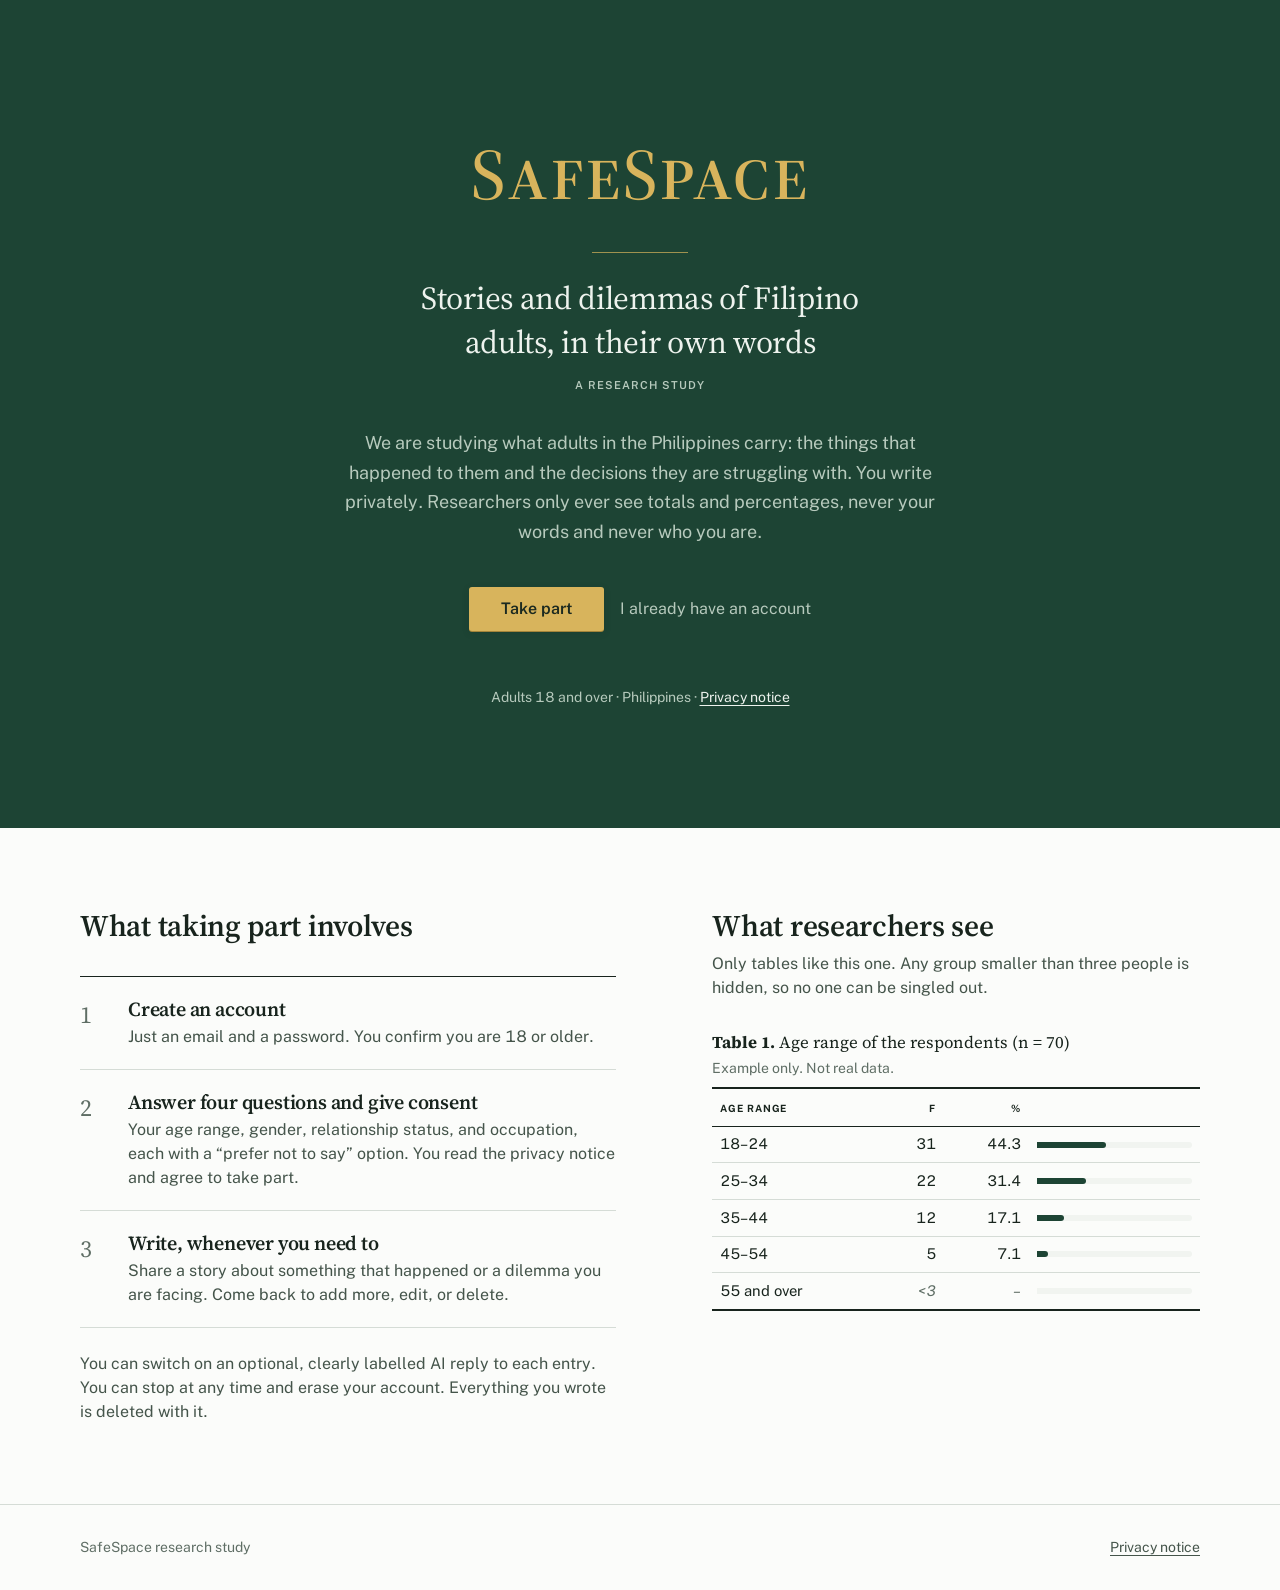
<file: index.html>
<!DOCTYPE html>
<html lang="en">
<head>
  <meta charset="utf-8">
  <meta name="viewport" content="width=device-width, initial-scale=1">
  <meta name="theme-color" content="#1d4434">
  <meta name="robots" content="noindex, nofollow">
  <meta name="description" content="A research study collecting the stories and dilemmas of Filipino adults, in their own words.">
  <title>SafeSpace</title>
  <link rel="preconnect" href="https://fonts.googleapis.com">
  <link rel="preconnect" href="https://fonts.gstatic.com" crossorigin>
  <link rel="stylesheet" href="https://fonts.googleapis.com/css2?family=Public+Sans:wght@400;600;700&family=Source+Serif+4:opsz,wght@8..60,400;8..60,600;8..60,700&display=swap">
  <link rel="stylesheet" href="css/style.css">
</head>
<body>
  <section class="cover on-cloth">
    <div class="cover-inner">
      <p id="erased" class="cover-status" role="status" hidden>Your account and everything you wrote have been erased.</p>
      <span class="wordmark wordmark-large">SafeSpace</span>
      <span class="foil-rule" aria-hidden="true"></span>
      <h1>Stories and dilemmas of Filipino adults, in their own words</h1>
      <p class="smallcaps mt-1" style="color: var(--cloth-ink-2)">A research study</p>
      <p class="lede">
        We are studying what adults in the Philippines carry: the things that happened to them and the decisions they
        are struggling with. You write privately. Researchers only ever see totals and percentages, never your words and
        never who you are.
      </p>
      <div class="cta">
        <a href="register.html" class="btn btn-foil">Take part</a>
        <a href="login.html">I already have an account</a>
      </div>
      <p class="fine">Adults 18 and over · Philippines · <a href="privacy.html">Privacy notice</a></p>
    </div>
  </section>

  <main class="landing-grid">
    <section aria-labelledby="involves">
      <h2 id="involves">What taking part involves</h2>
      <ol class="steps">
        <li>
          <span class="num-big">1</span>
          <div>
            <h3>Create an account</h3>
            <p>Just an email and a password. You confirm you are 18 or older.</p>
          </div>
        </li>
        <li>
          <span class="num-big">2</span>
          <div>
            <h3>Answer four questions and give consent</h3>
            <p>Your age range, gender, relationship status, and occupation, each with a “prefer not to say” option. You read the privacy notice and agree to take part.</p>
          </div>
        </li>
        <li>
          <span class="num-big">3</span>
          <div>
            <h3>Write, whenever you need to</h3>
            <p>Share a story about something that happened or a dilemma you are facing. Come back to add more, edit, or delete.</p>
          </div>
        </li>
      </ol>
      <p class="muted mt-3" style="max-width: 56ch">
        You can switch on an optional, clearly labelled AI reply to each entry. You can stop at any time and erase your
        account. Everything you wrote is deleted with it.
      </p>
    </section>

    <section aria-labelledby="researchers-see">
      <h2 id="researchers-see">What researchers see</h2>
      <p class="muted mt-1" style="max-width: 52ch">
        Only tables like this one. Any group smaller than three people is hidden, so no one can be singled out.
      </p>
      <table class="thesis-table mt-4">
        <caption>
          <b>Table 1.</b> Age range of the respondents (n = 70)
          <span class="example">Example only. Not real data.</span>
        </caption>
        <thead>
          <tr>
            <th scope="col">Age range</th>
            <th scope="col" class="num">f</th>
            <th scope="col" class="num">%</th>
            <th scope="col" style="width: 35%"><span class="sr-only">Share</span></th>
          </tr>
        </thead>
        <tbody>
          <tr><th scope="row">18–24</th><td class="num">31</td><td class="num">44.3</td><td><span class="bar-track"><span class="bar-fill" style="width: 44.3%"></span></span></td></tr>
          <tr><th scope="row">25–34</th><td class="num">22</td><td class="num">31.4</td><td><span class="bar-track"><span class="bar-fill" style="width: 31.4%"></span></span></td></tr>
          <tr><th scope="row">35–44</th><td class="num">12</td><td class="num">17.1</td><td><span class="bar-track"><span class="bar-fill" style="width: 17.1%"></span></span></td></tr>
          <tr><th scope="row">45–54</th><td class="num">5</td><td class="num">7.1</td><td><span class="bar-track"><span class="bar-fill" style="width: 7.1%"></span></span></td></tr>
          <tr><th scope="row">55 and over</th><td class="num"><span class="suppressed">&lt;3</span></td><td class="num"><span class="suppressed">–</span></td><td><span class="bar-track"></span></td></tr>
        </tbody>
      </table>
    </section>
  </main>

  <footer class="site-footer">
    <div>
      <span>SafeSpace research study</span>
      <a href="privacy.html">Privacy notice</a>
    </div>
  </footer>

  <script src="js/config.js"></script>
  <script src="js/options.js"></script>
  <script src="js/store.js"></script>
  <script src="js/ui.js"></script>
  <script>
    var user = Store.currentUser();
    if (user) UI.go(UI.homeFor(user));
    if (UI.param("erased")) document.getElementById("erased").hidden = false;
  </script>
</body>
</html>
</file>
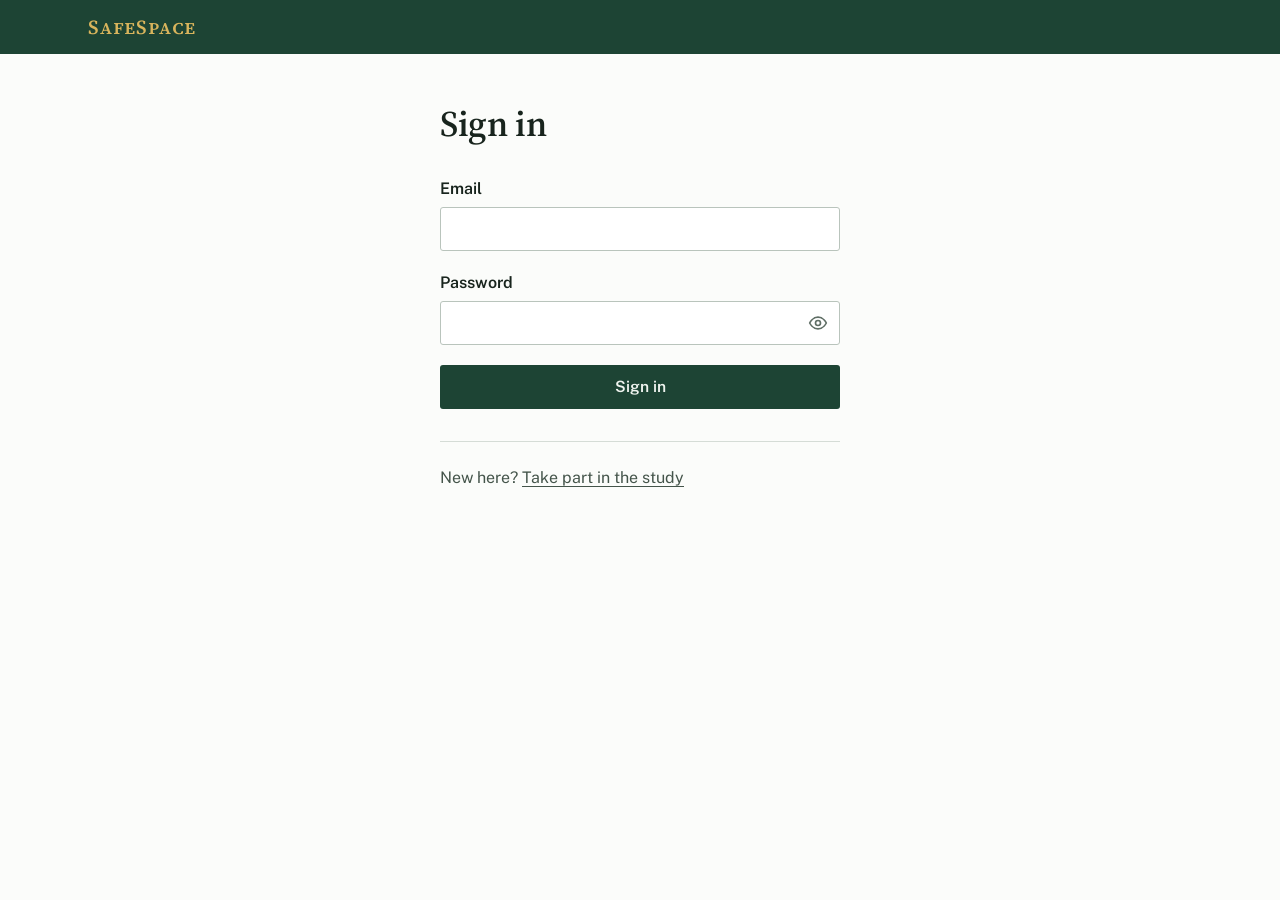
<file: login.html>
<!DOCTYPE html>
<html lang="en">
<head>
  <meta charset="utf-8">
  <meta name="viewport" content="width=device-width, initial-scale=1">
  <meta name="theme-color" content="#1d4434">
  <meta name="robots" content="noindex, nofollow">
  <title>Sign in · SafeSpace</title>
  <link rel="preconnect" href="https://fonts.googleapis.com">
  <link rel="preconnect" href="https://fonts.gstatic.com" crossorigin>
  <link rel="stylesheet" href="https://fonts.googleapis.com/css2?family=Public+Sans:wght@400;600;700&family=Source+Serif+4:opsz,wght@8..60,400;8..60,600;8..60,700&display=swap">
  <link rel="stylesheet" href="css/style.css">
</head>
<body>
  <header id="site-header" class="site-header on-cloth"></header>

  <main class="page auth">
    <h1>Sign in</h1>

    <form id="login-form" class="stack-sm mt-4" novalidate>
      <div id="form-message"></div>
      <div>
        <label class="field-label" for="email">Email</label>
        <input class="input" id="email" name="email" type="email" autocomplete="email" required>
        <p class="field-error" id="email-error"></p>
      </div>
      <div>
        <label class="field-label" for="password">Password</label>
        <input class="input" id="password" name="password" type="password" autocomplete="current-password" required>
        <p class="field-error" id="password-error"></p>
      </div>
      <button type="submit" class="btn btn-cloth full">Sign in</button>
    </form>

    <p class="footer-note">New here? <a href="register.html">Take part in the study</a></p>
  </main>

  <script src="js/config.js"></script>
  <script src="js/options.js"></script>
  <script src="js/store.js"></script>
  <script src="js/ui.js"></script>
  <script src="js/pages/login.js"></script>
</body>
</html>
</file>
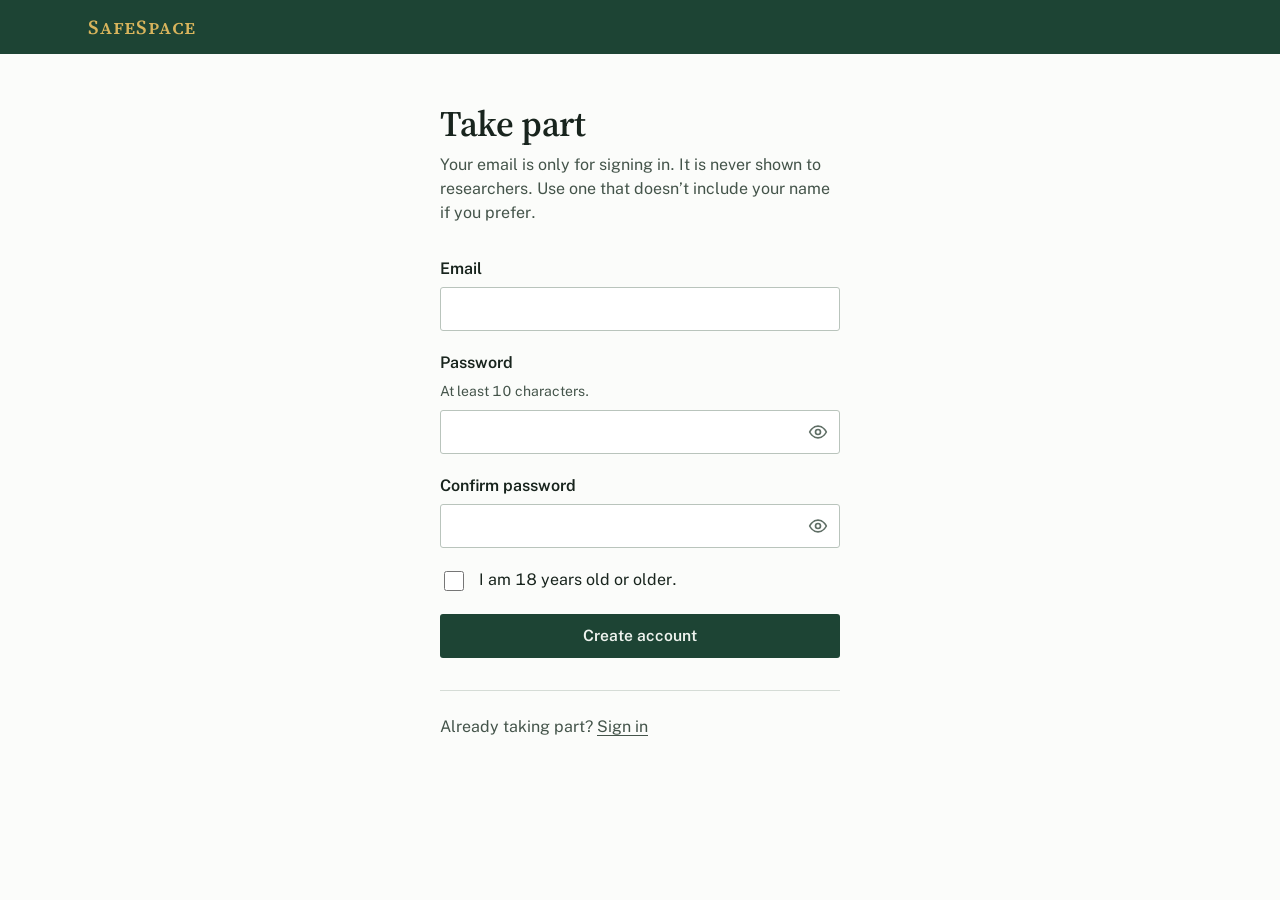
<file: register.html>
<!DOCTYPE html>
<html lang="en">
<head>
  <meta charset="utf-8">
  <meta name="viewport" content="width=device-width, initial-scale=1">
  <meta name="theme-color" content="#1d4434">
  <meta name="robots" content="noindex, nofollow">
  <title>Take part · SafeSpace</title>
  <link rel="preconnect" href="https://fonts.googleapis.com">
  <link rel="preconnect" href="https://fonts.gstatic.com" crossorigin>
  <link rel="stylesheet" href="https://fonts.googleapis.com/css2?family=Public+Sans:wght@400;600;700&family=Source+Serif+4:opsz,wght@8..60,400;8..60,600;8..60,700&display=swap">
  <link rel="stylesheet" href="css/style.css">
</head>
<body>
  <header id="site-header" class="site-header on-cloth"></header>

  <main class="page auth">
    <h1>Take part</h1>
    <p class="muted mt-1">
      Your email is only for signing in. It is never shown to researchers. Use one that doesn’t include your name if you
      prefer.
    </p>

    <form id="register-form" class="stack-sm mt-4" novalidate>
      <div id="form-message"></div>
      <div>
        <label class="field-label" for="email">Email</label>
        <input class="input" id="email" name="email" type="email" autocomplete="email" required>
        <p class="field-error" id="email-error"></p>
      </div>
      <div>
        <label class="field-label" for="password">Password</label>
        <p class="hint" id="password-hint">At least 10 characters.</p>
        <input class="input" id="password" name="password" type="password" autocomplete="new-password" aria-describedby="password-hint" required>
        <p class="field-error" id="password-error"></p>
      </div>
      <div>
        <label class="field-label" for="confirmPassword">Confirm password</label>
        <input class="input" id="confirmPassword" name="confirmPassword" type="password" autocomplete="new-password" required>
        <p class="field-error" id="confirmPassword-error"></p>
      </div>
      <div>
        <label class="check">
          <input type="checkbox" name="adult" required>
          <span>I am 18 years old or older.</span>
        </label>
        <p class="field-error" id="adult-error"></p>
      </div>
      <button type="submit" class="btn btn-cloth full">Create account</button>
    </form>

    <p class="footer-note">Already taking part? <a href="login.html">Sign in</a></p>
  </main>

  <script src="js/config.js"></script>
  <script src="js/options.js"></script>
  <script src="js/store.js"></script>
  <script src="js/ui.js"></script>
  <script src="js/pages/register.js"></script>
</body>
</html>
</file>
<file: css/style.css>
/* SafeSpace: a green bookcloth shell around a white working page. */

:root {
  --sans: "Public Sans", ui-sans-serif, system-ui, sans-serif;
  --serif: "Source Serif 4", ui-serif, Georgia, serif;

  /* Bookcloth shell */
  --cloth: #1d4434;
  --cloth-deep: #143126;
  --cloth-ink: #eef3ee;
  --cloth-ink-2: #b7cabd;
  --foil: #d8b45c;
  --foil-bright: #e8c873;
  --foil-ink: #1c2a20;

  /* Working sheet */
  --sheet: #fbfcfa;
  --sheet-2: #f1f4f0;
  --ink: #18241d;
  --ink-2: #44544a;
  --ink-3: #5f6e65;
  --rule: #d5dcd6;

  /* Errors and destructive actions */
  --maroon: #7d2232;
  --maroon-wash: #f7ecee;
}

/* ---------- Base ---------- */

* { box-sizing: border-box; }

html { color-scheme: light; -webkit-text-size-adjust: 100%; }

body {
  margin: 0;
  min-height: 100vh;
  background: var(--sheet);
  color: var(--ink);
  font-family: var(--sans);
  font-size: 1rem;
  line-height: 1.5;
  font-feature-settings: "tnum" 1, "lnum" 1;
  -webkit-font-smoothing: antialiased;
  caret-color: var(--cloth);
}

h1, h2, h3 {
  font-family: var(--serif);
  font-weight: 600;
  letter-spacing: -0.01em;
  text-wrap: balance;
  margin: 0;
  line-height: 1.2;
}
h1 { font-size: 1.875rem; }
h2 { font-size: 1.5rem; }
h3 { font-size: 1.25rem; }
p { margin: 0; text-wrap: pretty; }
ul, ol { margin: 0; padding: 0; list-style: none; }

a {
  color: inherit;
  text-decoration-line: underline;
  text-underline-offset: 0.2em;
  text-decoration-thickness: 1px;
}
.plain-link { text-decoration: none; }

::selection { background: #d9e7dc; color: var(--ink); }

:focus-visible { outline: 2px solid var(--cloth); outline-offset: 2px; border-radius: 2px; }
.on-cloth :focus-visible { outline-color: var(--foil); }

button { font: inherit; }

.sr-only {
  position: absolute; width: 1px; height: 1px; padding: 0; margin: -1px;
  overflow: hidden; clip: rect(0, 0, 0, 0); white-space: nowrap; border: 0;
}

/* ---------- Text helpers ---------- */

.muted { color: var(--ink-2); }
.faint { color: var(--ink-3); }
.small { font-size: 0.875rem; }
.serif { font-family: var(--serif); }
.measure { max-width: 62ch; }
.smallcaps { font-variant-caps: all-small-caps; letter-spacing: 0.06em; font-weight: 600; }

/* Vertical spacing between children */
.stack-sm > * + * { margin-top: 1.25rem; }
.stack > * + * { margin-top: 1.75rem; }
.stack-lg > * + * { margin-top: 2.25rem; }
.stack-xl > * + * { margin-top: 3.5rem; }
.mt-1 { margin-top: 0.5rem; }
.mt-2 { margin-top: 1rem; }
.mt-3 { margin-top: 1.5rem; }
.mt-4 { margin-top: 2rem; }

/* ---------- Header ---------- */

.site-header { background: var(--cloth); color: var(--cloth-ink); }
.header-inner {
  max-width: 72rem;
  margin: 0 auto;
  padding: 0.75rem 1rem;
  display: flex;
  flex-wrap: wrap;
  align-items: center;
  gap: 0.5rem 2rem;
}
.wordmark {
  font-family: var(--serif);
  font-weight: 600;
  font-size: 1.25rem;
  color: var(--foil);
  font-variant-caps: small-caps;
  letter-spacing: 0.04em;
}
.wordmark-large { font-size: 3rem; letter-spacing: 0.02em; }
.nav { display: flex; flex: 1; flex-wrap: wrap; gap: 0.25rem 1.25rem; font-size: 0.95rem; }
.nav a { color: var(--cloth-ink-2); text-decoration: none; }
.nav a:hover, .nav a[aria-current="page"] { color: var(--cloth-ink); text-decoration: underline; }
.sign-out {
  margin-left: auto;
  background: none;
  border: 0;
  padding: 0;
  cursor: pointer;
  font-size: 0.95rem;
  color: var(--cloth-ink-2);
}
.sign-out:hover { color: var(--cloth-ink); text-decoration: underline; }

/* ---------- Page ---------- */

.page { max-width: 48rem; margin: 0 auto; padding: 2.5rem 1rem 6rem; }
.page.wide { max-width: 72rem; }
.page.auth { max-width: 28rem; padding-top: 3rem; }
.page-head {
  display: flex;
  flex-wrap: wrap;
  align-items: flex-end;
  justify-content: space-between;
  gap: 1rem;
  border-bottom: 1px solid var(--ink);
  padding-bottom: 1rem;
}
.page-head .intro { margin-top: 0.5rem; max-width: 62ch; color: var(--ink-2); }
.page-body { margin-top: 2rem; }
.section-rule { border-top: 1px solid var(--ink); padding-top: 2rem; }
.footer-note { margin-top: 2rem; border-top: 1px solid var(--rule); padding-top: 1.5rem; color: var(--ink-2); }

@media (min-width: 640px) {
  h1 { font-size: 2.25rem; }
  .page, .header-inner { padding-left: 1.5rem; padding-right: 1.5rem; }
  .wordmark-large { font-size: 4.5rem; }
}

/* ---------- Buttons ---------- */

.btn {
  display: inline-flex;
  align-items: center;
  justify-content: center;
  gap: 0.5rem;
  min-height: 2.75rem;
  padding: 0 1.25rem;
  border: 0;
  border-radius: 3px;
  font-weight: 600;
  font-size: 0.975rem;
  text-decoration: none;
  cursor: pointer;
  transition: background-color 160ms cubic-bezier(0.16, 1, 0.3, 1), box-shadow 160ms cubic-bezier(0.16, 1, 0.3, 1);
}
.btn:disabled { opacity: 0.55; cursor: progress; }
.btn.full { width: 100%; }
.btn-foil { background: var(--foil); color: var(--foil-ink); box-shadow: 0 1px 0 #a3843a, 0 2px 6px rgb(20 49 38 / 0.25); padding: 0 2rem; font-size: 1rem; }
.btn-foil:hover { background: var(--foil-bright); }
.btn-cloth { background: var(--cloth); color: var(--cloth-ink); }
.btn-cloth:hover { background: var(--cloth-deep); }
.btn-plain { background: white; color: var(--ink); box-shadow: inset 0 0 0 1px var(--rule); }
.btn-plain:hover { box-shadow: inset 0 0 0 1px var(--ink-3); }
.btn-danger { background: var(--maroon); color: white; }
.btn-danger:hover { background: #651a28; }
.text-maroon { color: var(--maroon); }

.row { display: flex; flex-wrap: wrap; align-items: center; gap: 1rem; }
.row-top { display: flex; flex-wrap: wrap; align-items: flex-start; gap: 0.75rem; }

/* ---------- Forms ---------- */

label.field-label, legend { display: block; margin-bottom: 0.375rem; font-weight: 600; }
fieldset { border: 0; margin: 0; padding: 0; min-width: 0; }
.hint { margin-bottom: 0.5rem; font-size: 0.875rem; color: var(--ink-2); }
.field-error { margin-top: 0.375rem; font-size: 0.875rem; color: var(--maroon); }
.field-error:empty { display: none; }

.input {
  width: 100%;
  min-height: 2.75rem;
  padding: 0.55rem 0.75rem;
  background: white;
  border: 1px solid #b9c4bc;
  border-radius: 3px;
  color: var(--ink);
  font: inherit;
  transition: border-color 140ms ease-out, box-shadow 140ms ease-out;
}
.input::placeholder { color: var(--ink-3); }
.input:hover { border-color: var(--ink-3); }
.input:focus { outline: none; border-color: var(--cloth); box-shadow: 0 0 0 3px rgb(29 68 52 / 0.18); }
.input[aria-invalid="true"] { border-color: var(--maroon); }
textarea.input { min-height: 18rem; resize: vertical; line-height: 1.65; }

/* Password box with a show/hide eye button */
.password-field { position: relative; }
.password-field .input { display: block; padding-right: 3rem; }
.password-field .input::-ms-reveal { display: none; } /* Edge's own eye, so there aren't two */
.password-toggle {
  position: absolute;
  top: 0;
  right: 0;
  display: grid;
  place-items: center;
  width: 2.75rem;
  height: 100%;
  padding: 0;
  background: none;
  border: 0;
  border-radius: 0 3px 3px 0;
  color: var(--ink-3);
  cursor: pointer;
}
.password-toggle:hover { color: var(--ink); }
.password-toggle[aria-pressed="true"] { color: var(--cloth); }
.password-toggle:focus-visible { outline-offset: -4px; }

.check { display: flex; align-items: flex-start; gap: 0.75rem; cursor: pointer; }
.check input { width: 1.25rem; height: 1.25rem; margin-top: 0.15rem; flex: none; accent-color: var(--cloth); }

/* Radio and checkbox options shown as pills */
.pills { display: flex; flex-wrap: wrap; gap: 0.5rem; }
.pill {
  position: relative;
  display: inline-flex;
  align-items: center;
  gap: 0.5rem;
  min-height: 2.5rem;
  padding: 0.4rem 0.85rem;
  border: 1px solid #b9c4bc;
  border-radius: 3px;
  background: white;
  cursor: pointer;
  font-size: 0.95rem;
  transition: background-color 140ms ease-out, border-color 140ms ease-out, color 140ms ease-out;
}
.pill:hover { border-color: var(--ink-3); }
.pill input { position: absolute; opacity: 0; pointer-events: none; }
.pill:has(input:checked) { background: var(--cloth); border-color: var(--cloth); color: var(--cloth-ink); }
.pill:has(input:focus-visible) { outline: 2px solid var(--cloth); outline-offset: 2px; }

.swatch {
  display: inline-block;
  width: 0.7rem;
  height: 0.7rem;
  border-radius: 2px;
  flex: none;
  box-shadow: 0 0 0 1px rgb(255 255 255 / 0.6);
}

.alert { border-radius: 3px; background: var(--maroon-wash); color: var(--maroon); padding: 0.75rem 1rem; }
.ok-message { color: var(--cloth); font-weight: 600; }

.panel { border-radius: 3px; background: var(--sheet-2); padding: 1.25rem; }
.panel-ring { border-radius: 3px; box-shadow: inset 0 0 0 1px var(--rule); padding: 1.25rem; }
.panel-danger { border-radius: 3px; background: var(--maroon-wash); padding: 1.25rem; max-width: 24rem; }

/* Word budget under the entry text */
.budget-track { display: block; height: 3px; margin-top: 0.5rem; background: var(--rule); }
.budget-fill { display: block; height: 100%; width: 0; background: var(--cloth); transition: width 300ms ease-out; }
.budget-count { margin-top: 0.25rem; text-align: right; font-size: 0.875rem; color: var(--ink-3); }
.budget-count.near { color: var(--ink); }
.budget-count.over { color: var(--maroon); font-weight: 600; }

/* Destructive actions open inline, never in a pop-up */
details > summary { list-style: none; }
details > summary::-webkit-details-marker { display: none; }

/* Short dash bullets */
.dash-list li { display: grid; grid-template-columns: 1rem 1fr; gap: 0.5rem; color: var(--ink-2); }
.dash-list li + li { margin-top: 0.5rem; }
.dash-list li::before { content: ""; display: block; margin-top: 0.75em; height: 1px; width: 0.625rem; background: var(--ink-3); }

/* ---------- Landing ---------- */

.cover { background: var(--cloth); color: var(--cloth-ink); }
.cover-inner {
  max-width: 48rem;
  min-height: min(92vh, 56rem);
  margin: 0 auto;
  padding: 4rem 1rem;
  display: flex;
  flex-direction: column;
  align-items: center;
  justify-content: center;
  text-align: center;
}
.foil-rule { display: block; width: 6rem; height: 1px; margin-top: 1.5rem; background: rgb(216 180 92 / 0.7); }
.cover h1 { margin-top: 1.5rem; font-size: 1.5rem; font-weight: 400; line-height: 1.35; }
.cover .lede { margin-top: 2rem; max-width: 56ch; font-size: 1.125rem; line-height: 1.65; color: var(--cloth-ink-2); }
.cover .cta { margin-top: 2.5rem; display: flex; flex-direction: column; align-items: center; gap: 1rem; }
.cover .cta a:not(.btn) { color: var(--cloth-ink-2); text-decoration: none; }
.cover .cta a:not(.btn):hover { color: var(--cloth-ink); text-decoration: underline; }
.cover .fine { margin-top: 3.5rem; font-size: 0.875rem; color: var(--cloth-ink-2); }
.cover .fine a { color: var(--cloth-ink); }
.cover-status { margin-bottom: 2.5rem; border-radius: 3px; background: var(--cloth-deep); padding: 0.5rem 1rem; color: var(--cloth-ink-2); }

.landing-grid { max-width: 72rem; margin: 0 auto; padding: 5rem 1rem; display: grid; gap: 4rem; }
.landing-grid h2 { font-size: 1.875rem; }
.steps { margin-top: 2rem; border-top: 1px solid var(--ink); }
.steps li { display: grid; grid-template-columns: 2.5rem 1fr; gap: 0 0.5rem; border-bottom: 1px solid var(--rule); padding: 1.25rem 0; }
.steps .num-big { font-family: var(--serif); font-size: 1.5rem; color: var(--ink-3); }
.steps p { margin-top: 0.25rem; max-width: 56ch; color: var(--ink-2); }

.site-footer { border-top: 1px solid var(--rule); }
.site-footer div {
  max-width: 72rem; margin: 0 auto; padding: 2rem 1rem;
  display: flex; flex-wrap: wrap; justify-content: space-between; gap: 1rem;
  font-size: 0.875rem; color: var(--ink-3);
}
.site-footer a { color: var(--ink-2); }

@media (min-width: 640px) {
  .cover h1 { font-size: 2rem; }
  .cover .cta { flex-direction: row; }
}
@media (min-width: 1024px) {
  .landing-grid { grid-template-columns: 1.1fr 1fr; gap: 6rem; }
}

/* ---------- Privacy notice ---------- */

.notice { max-width: 68ch; line-height: 1.65; }
.notice > section + section { margin-top: 2rem; }
.notice h2 { margin-bottom: 0.5rem; }
.notice ul { list-style: disc; padding-left: 1.25rem; }
.notice li { margin-top: 0.375rem; }
.notice p + p, .notice ul + p { margin-top: 0.75rem; }

/* ---------- Entries ---------- */

.entry-list { border-top: 1px solid var(--ink); }
.entry-list li { border-bottom: 1px solid var(--rule); }
.entry-link { display: grid; gap: 0.25rem; padding: 1rem 0; text-decoration: none; }
.entry-link .title { display: block; font-family: var(--serif); font-size: 1.25rem; }
.entry-link:hover .title { text-decoration: underline; }
.meta { display: flex; flex-wrap: wrap; align-items: center; gap: 0 0.5rem; margin-top: 0.25rem; font-size: 0.875rem; color: var(--ink-2); }
.date { font-size: 0.875rem; color: var(--ink-3); }

@media (min-width: 640px) {
  .entry-link { grid-template-columns: 1fr auto; align-items: baseline; gap: 1.5rem; }
}

.prose-entry { white-space: pre-wrap; line-height: 1.75; font-size: 1.0625rem; max-width: 68ch; }
.reply-text { font-family: var(--serif); font-size: 1.1rem; }

.facts { display: grid; gap: 1rem 2rem; margin: 2.5rem 0 0; border-top: 1px solid var(--rule); padding-top: 1.5rem; font-size: 0.95rem; }
.facts dt { font-variant-caps: all-small-caps; letter-spacing: 0.06em; font-weight: 600; color: var(--ink-3); }
.facts dd { margin: 0.125rem 0 0; }
@media (min-width: 640px) { .facts { grid-template-columns: repeat(3, 1fr); } }

.skeleton span { display: block; height: 0.75rem; margin-top: 0.75rem; border-radius: 2px; background: var(--sheet-2); animation: pulse 2s cubic-bezier(0.4, 0, 0.6, 1) infinite; }
@keyframes pulse { 50% { opacity: 0.5; } }

.crisis { border-radius: 3px; background: var(--sheet-2); padding: 1rem 1.25rem; }
.crisis.urgent { background: var(--maroon-wash); box-shadow: inset 0 0 0 1px rgb(125 34 50 / 0.3); }
.crisis h2 { font-size: 1.125rem; }
.crisis.urgent h2 { color: var(--maroon); }
.crisis > p { margin-top: 0.25rem; }
.crisis-lines { display: grid; gap: 0.75rem; margin-top: 0.75rem; }
.crisis-lines ul { margin-top: 0.25rem; font-size: 0.95rem; }
@media (min-width: 640px) { .crisis-lines { grid-template-columns: repeat(3, 1fr); } }

/* ---------- Admin: thesis-style tables ---------- */

.stat-row { display: grid; grid-template-columns: repeat(2, 1fr); margin: 0; border-top: 1px solid var(--ink); border-bottom: 1px solid var(--ink); }
.stat-row > div { padding: 1rem 0.25rem; }
.stat-row > div:nth-child(even) { border-left: 1px solid var(--rule); padding-left: 1rem; }
.stat-row dt { font-variant-caps: all-small-caps; letter-spacing: 0.06em; font-weight: 600; color: var(--ink-3); }
.stat-row dd { margin: 0.25rem 0 0; font-family: var(--serif); font-size: 1.5rem; }
@media (min-width: 640px) {
  .stat-row { grid-template-columns: repeat(4, 1fr); }
  .stat-row > div { padding: 1rem; }
  .stat-row > div + div { border-left: 1px solid var(--rule); }
}

.tables-grid { margin-top: 3rem; display: grid; gap: 3.5rem 4rem; }
.tables-grid .span-2 { overflow-x: auto; }
@media (min-width: 1024px) {
  .tables-grid { grid-template-columns: 1fr 1fr; }
  .tables-grid .span-2 { grid-column: span 2; }
}
figure { margin: 0; }
figcaption.note { margin-top: 0.5rem; font-size: 0.875rem; color: var(--ink-3); }

.thesis-table { width: 100%; border-collapse: collapse; font-size: 0.925rem; }
.thesis-table caption { text-align: left; caption-side: top; padding-bottom: 0.6rem; font-family: var(--serif); font-size: 1.05rem; line-height: 1.35; }
.thesis-table caption .example { display: block; margin-top: 0.25rem; font-family: var(--sans); font-size: 0.875rem; color: var(--ink-3); }
.thesis-table thead th {
  border-top: 2px solid var(--ink);
  border-bottom: 1px solid var(--ink);
  padding: 0.45rem 0.5rem;
  text-align: left;
  font-variant-caps: all-small-caps;
  letter-spacing: 0.06em;
  font-weight: 700;
}
.thesis-table tbody td, .thesis-table tbody th {
  padding: 0.42rem 0.5rem;
  border-bottom: 1px solid var(--rule);
  text-align: left;
  font-weight: 400;
  vertical-align: middle;
}
.thesis-table tbody tr:last-child td, .thesis-table tbody tr:last-child th { border-bottom: 2px solid var(--ink); }
.thesis-table tbody tr.group th { padding-top: 0.9rem; font-weight: 700; }
.thesis-table tbody th.indent { padding-left: 1rem; }
.thesis-table .num { text-align: right; white-space: nowrap; }
.thesis-table .bar-col { width: 28%; }
.thesis-table tbody tr:hover td, .thesis-table tbody tr:hover th { background: var(--sheet-2); }
.thesis-table.cross { min-width: 44rem; }
.label-swatch { display: inline-flex; align-items: center; gap: 0.5rem; }
.suppressed { color: var(--ink-3); font-style: italic; }
.bar-track { display: block; height: 6px; min-width: 4rem; background: var(--sheet-2); border-radius: 0 3px 3px 0; }
.bar-fill { display: block; height: 100%; background: var(--cloth); border-radius: 0 3px 3px 0; }

.chart-wrap { position: relative; margin-top: 0.75rem; }
.chart-wrap svg { display: block; width: 100%; height: auto; }
.chart-tip {
  position: absolute;
  pointer-events: none;
  border-radius: 3px;
  background: var(--ink);
  color: var(--sheet);
  padding: 0.375rem 0.625rem;
  font-size: 0.875rem;
  white-space: nowrap;
  transform: translate(-50%, calc(-100% - 8px));
  box-shadow: 0 2px 8px rgb(0 0 0 / 0.2);
}
.chart-tip[hidden] { display: none; }

@media (prefers-reduced-motion: reduce) {
  *, *::before, *::after { animation-duration: 0.01ms !important; transition-duration: 0.01ms !important; }
}
</file>
